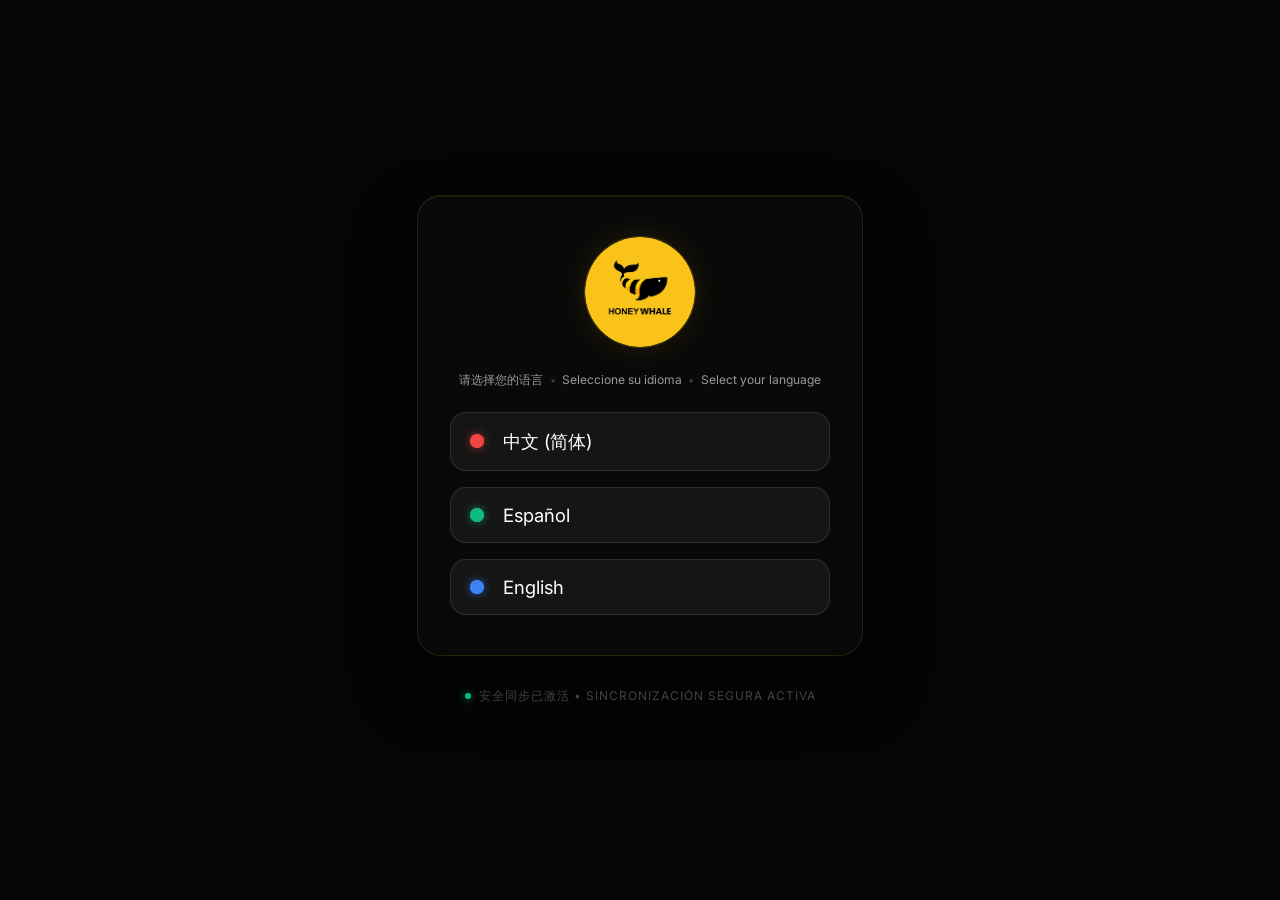
<file: index.html>
<!DOCTYPE html>
<html lang="es">
<head>
  <meta charset="UTF-8">
  <meta name="viewport" content="width=device-width, initial-scale=1.0">
  <title>Honey Whale - Proyecto Nexus</title>
  <link href="https://fonts.googleapis.com/css2?family=Inter:wght@400;700&display=swap" rel="stylesheet">
  <link rel="stylesheet" href="css/style.css">
</head>
<body>


  <div class="landing-wrapper animate-fade-in-up">
    <div class="landing-glass-card">
      <div class="logo-container">
        <img src="assets/logo-icon2.jpg" alt="Honey Whale Logo" class="landing-logo">
      </div>
      
      <div class="lang-instruction">
        <span class="nowrap">请选择您的语言</span>
        <span class="separator">•</span>
        <span class="nowrap">Seleccione su idioma</span>
        <span class="separator">•</span>
        <span class="nowrap">Select your language</span>
      </div>
      
      <div class="language-selector">
        <a href="presentation.html?lang=zh&v=3" class="lang-btn">
          <div class="lang-content">
            <div class="pulse-dot dot-zh"></div>
            <span class="lang-text">中文 (简体)</span>
          </div>
        </a>
        <a href="presentation.html?lang=es&v=3" class="lang-btn">
          <div class="lang-content">
            <div class="pulse-dot dot-es"></div>
            <span class="lang-text">Español</span>
          </div>
        </a>
        <a href="presentation.html?lang=en&v=3" class="lang-btn">
          <div class="lang-content">
            <div class="pulse-dot dot-en"></div>
            <span class="lang-text">English</span>
          </div>
        </a>
      </div>
    </div>
    
    <div class="corporate-footer animate-fade-in-up" style="animation-delay: 0.5s;">
      <span class="secure-dot"></span> 安全同步已激活 • Sincronización Segura Activa
    </div>
  </div>

  <div id="toast" class="toast-notification"></div>

  <script>
    document.addEventListener('DOMContentLoaded', () => {
      let tapCount = 0;
      let toastTimeout;
      const logo = document.querySelector('.logo-container');
      const toast = document.getElementById('toast');
      const langBtns = document.querySelectorAll('.lang-btn');

      function showToast(message, duration = 3000) {
        toast.textContent = message;
        toast.classList.add('show');
        clearTimeout(toastTimeout);
        toastTimeout = setTimeout(() => {
          toast.classList.remove('show');
        }, duration);
      }

      if (logo) {
        logo.addEventListener('click', () => {
          if (localStorage.getItem('hw_presenter') === 'true') return;
          
          tapCount++;
          if (tapCount >= 10 && tapCount < 15) {
            const remaining = 15 - tapCount;
            showToast(`Faltan ${remaining} toques para modo presentador...`);
          } else if (tapCount === 15) {
            localStorage.setItem('hw_presenter', 'true');
            showToast('✅ Modo Presentador Desbloqueado', 5000);
          }
        });
      }

      langBtns.forEach(btn => {
        btn.addEventListener('click', (e) => {
          if (localStorage.getItem('hw_presenter') === 'true') {
            e.preventDefault();
            const href = btn.getAttribute('href');
            window.location.href = href + '&role=master';
          }
        });
      });
    });
  </script>
</body>
</html>
</file>
<file: css/style.css>
:root {
  --brand-yellow: #FDCB09;
  --dark-bg: #050505;
  --glass-bg: rgba(17, 17, 17, 0.7);
  --glass-border: rgba(253, 203, 9, 0.15);
}

body {
  background-color: var(--dark-bg);
  color: #E0E0E0;
  font-family: 'Inter', 'SF Pro Display', sans-serif;
  margin: 0;
  padding: 0;
  -webkit-font-smoothing: antialiased;
  -moz-osx-font-smoothing: grayscale;
  text-rendering: optimizeLegibility;
}

/* Security / Sync Enforcement */
body.is-client .reveal {
  pointer-events: none !important;
  touch-action: none !important;
}

/* Video slide interactions */
body.video-slide .reveal {
  cursor: pointer !important;
}
body.video-slide .reveal .slide-background {
  cursor: pointer !important;
}

/* QR Code Display for Master on Desktop */
.desktop-master-qr {
  display: none;
  height: 33vh;
  border-radius: 8px;
  box-shadow: 0 4px 15px rgba(0,0,0,0.5);
  border: 1px solid rgba(253, 203, 9, 0.3);
}

@media (min-width: 768px) {
  body.is-master .desktop-master-qr {
    display: block;
  }
}

.play-icon-overlay {
  position: absolute;
  top: 50%;
  left: 50%;
  transform: translate(-50%, -50%);
  width: 120px;
  height: 120px;
  background: rgba(17, 17, 17, 0.7);
  border: 2px solid var(--brand-yellow);
  border-radius: 50%;
  display: flex;
  justify-content: center;
  align-items: center;
  color: var(--brand-yellow);
  box-shadow: 0 0 20px rgba(253, 203, 9, 0.4);
  animation: pulse-play 2s infinite;
  pointer-events: none;
  z-index: 100;
}
.play-icon-overlay svg {
  width: 60px;
  height: 60px;
  margin-left: 8px; /* Offset to visually center the play triangle */
}

@keyframes pulse-play {
  0% { box-shadow: 0 0 0 0 rgba(253, 203, 9, 0.7); }
  70% { box-shadow: 0 0 0 25px rgba(253, 203, 9, 0); }
  100% { box-shadow: 0 0 0 0 rgba(253, 203, 9, 0); }
}

/* Logos */
.logo-container {
  width: 110px;
  height: 110px;
  border-radius: 50%;
  background: rgba(253, 203, 9, 0.05);
  /* Suave fondo amarillo traslúcido */
  border: 1px solid rgba(253, 203, 9, 0.2);
  display: flex;
  justify-content: center;
  align-items: center;
  margin-bottom: 1.5rem;
  box-shadow: 0 0 30px rgba(253, 203, 9, 0.1), inset 0 0 20px rgba(253, 203, 9, 0.05);
  position: relative;
  overflow: hidden;
}

.logo-container::before {
  content: '';
  position: absolute;
  top: 0;
  left: -150%;
  width: 50%;
  height: 100%;
  background: linear-gradient(to right,
      rgba(255, 255, 255, 0) 0%,
      rgba(255, 255, 255, 0.4) 50%,
      rgba(255, 255, 255, 0) 100%);
  transform: skewX(-25deg);
  animation: shine 4s infinite;
  z-index: 10;
  pointer-events: none;
}

.landing-logo {
  width: 100%;
  height: 100%;
  object-fit: cover;
  border-radius: 50%;
}

.logo-watermark {
  position: absolute;
  top: 25px;
  right: 30px;
  width: 60px;
  height: 60px;
  border-radius: 50%;
  object-fit: cover;
  opacity: 0.8;
  z-index: 1000;
  pointer-events: none;
  filter: drop-shadow(0 0 10px rgba(0, 0, 0, 0.8));
}

h1,
h2,
h3,
h4,
h5,
h6 {
  text-transform: uppercase;
  font-weight: bold;
}

.highlight {
  color: var(--brand-yellow);
}

/* Premium Landing Page UI */
.landing-wrapper {
  display: flex;
  flex-direction: column;
  justify-content: center;
  align-items: center;
  min-height: 100vh;
  padding: 1.5rem;
  box-sizing: border-box;
}

.landing-glass-card {
  background: rgba(17, 17, 17, 0.45);
  backdrop-filter: blur(25px);
  -webkit-backdrop-filter: blur(25px);
  border: 1px solid rgba(253, 203, 9, 0.12);
  box-shadow: 0 30px 60px rgba(0, 0, 0, 0.7), inset 0 1px 0 rgba(255, 255, 255, 0.05);
  border-radius: 1.5rem;
  padding: 2.5rem 2rem;
  text-align: center;
  max-width: 380px;
  width: 88%;
  display: flex;
  flex-direction: column;
  align-items: center;
}

.landing-title {
  font-size: 2.2rem;
  margin-top: 0;
  margin-bottom: 0.2rem;
  letter-spacing: 1px;
}

.landing-subtitle {
  color: var(--text-secondary);
  font-size: 1.1rem;
  margin-top: 0;
  margin-bottom: 2rem;
  font-weight: 400;
  text-transform: none;
}

.lang-instruction {
  color: #999;
  font-size: 0.75rem;
  margin-bottom: 1.5rem;
  display: flex;
  flex-wrap: wrap;
  justify-content: center;
  align-items: center;
  gap: 0.4rem;
  line-height: 1.3;
}

.lang-instruction .nowrap {
  white-space: nowrap;
}

.lang-instruction .separator {
  color: rgba(255, 255, 255, 0.2);
  font-size: 0.7rem;
}

.language-selector {
  display: flex;
  flex-direction: column;
  gap: 1rem;
  width: 100%;
}

.lang-btn {
  background: rgba(255, 255, 255, 0.05);
  border: 1px solid rgba(255, 255, 255, 0.1);
  color: #fff;
  padding: 1rem 1.2rem;
  border-radius: 1rem;
  /* Botones más redondeados, amigables para táctil */
  cursor: pointer;
  font-size: 1.15rem;
  text-decoration: none;
  transition: all 0.2s ease;
  display: flex;
  align-items: center;
  justify-content: flex-start;
  width: 100%;
  box-sizing: border-box;
  position: relative;
}

.lang-btn:active {
  transform: scale(0.96);
  /* Efecto de toque para móvil */
  background: rgba(255, 255, 255, 0.08);
}

.lang-content {
  display: flex;
  align-items: center;
  gap: 1.2rem;
}

/* Puntitos con efecto de ola (Ripple) */
.pulse-dot {
  width: 14px;
  height: 14px;
  border-radius: 50%;
  position: relative;
}

.pulse-dot::after {
  content: '';
  position: absolute;
  top: 0;
  left: 0;
  right: 0;
  bottom: 0;
  border-radius: 50%;
  animation: ripple 2s infinite cubic-bezier(0.65, 0, 0.34, 1);
  z-index: -1;
}

.dot-es {
  background-color: #10B981;
  box-shadow: 0 0 10px rgba(16, 185, 129, 0.6);
}

/* Verde */
.dot-es::after {
  border: 2px solid #10B981;
}

.dot-en {
  background-color: #3B82F6;
  box-shadow: 0 0 10px rgba(59, 130, 246, 0.6);
}

/* Azul */
.dot-en::after {
  border: 2px solid #3B82F6;
}

.dot-zh {
  background-color: #EF4444;
  box-shadow: 0 0 10px rgba(239, 68, 68, 0.6);
}

/* Rojo */
.dot-zh::after {
  border: 2px solid #EF4444;
}

@keyframes ripple {
  0% {
    transform: scale(1);
    opacity: 0.8;
  }

  100% {
    transform: scale(2.8);
    opacity: 0;
  }
}

/* Glassmorphism utility para paneles de la presentación */
.glass-panel {
  background: var(--glass-bg);
  backdrop-filter: blur(12px);
  -webkit-backdrop-filter: blur(12px);
  border: 1px solid var(--glass-border);
  box-shadow: 0 8px 32px 0 rgba(0, 0, 0, 0.5);
  border-radius: 1rem;
  padding: 2.5rem;
}

/* Ajustes para Reveal.js */
.reveal .slides section {
  font-family: 'Inter', sans-serif;
}

.reveal h2 {
  color: #fff;
  font-family: 'Inter', sans-serif;
  text-transform: uppercase;
  font-weight: 700;
  margin-bottom: 1.5rem;
}

.reveal ul {
  list-style: none;
  padding: 0;
  margin: 0;
  display: flex;
  flex-direction: column;
  gap: 1rem;
  text-align: left;
}

.reveal li {
  color: #E0E0E0;
}

/* Hero Cover Slide */
.hero-section {
  width: 100%;
  height: 100vh;
  display: flex;
  flex-direction: column;
  justify-content: center;
  align-items: center;
  position: relative;
}

.hw-badge {
  position: absolute;
  top: 3rem;
  left: 3rem;
  background: rgba(17, 17, 17, 0.6);
  backdrop-filter: blur(15px);
  -webkit-backdrop-filter: blur(15px);
  border: 1px solid rgba(253, 203, 9, 0.4);
  padding: 0.4rem 1.2rem;
  border-radius: 2rem;
  font-size: 0.85rem;
  font-weight: 600;
  color: var(--brand-yellow);
  z-index: 20;
  box-shadow: 0 10px 30px rgba(0, 0, 0, 0.3);
  letter-spacing: 1px;
}

.hero-cover {
  text-align: center;
  width: 100%;
  max-width: 1200px;
  position: absolute;
  top: 50%;
  left: 50%;
  transform: translate(-50%, -50%);
  z-index: 10;
}

.hero-glow {
  position: absolute;
  top: 50%;
  left: 50%;
  transform: translate(-50%, -50%);
  width: 150%;
  height: 300px;
  background: radial-gradient(ellipse, rgba(253, 203, 9, 0.12) 0%, transparent 60%);
  z-index: -1;
  pointer-events: none;
}

.hero-title {
  font-size: 9rem !important;
  /* Slightly larger to ensure it dictates width */
  font-weight: 900;
  margin: 0 -12px 15px 0 !important;
  /* -12px right margin cancels out the trailing letter-spacing */
  line-height: 0.8 !important;
  /* Removes massive built-in font padding */
  background: linear-gradient(135deg, #fff 0%, #FDCB09 100%);
  -webkit-background-clip: text;
  -webkit-text-fill-color: transparent;
  text-transform: uppercase;
  letter-spacing: 12px;
}

.hero-lockup {
  display: inline-block;
  margin: 0 auto;
}

.hero-subtitle {
  font-size: 0.95rem;
  /* Tantito más pequeña */
  color: #aaa;
  letter-spacing: 0px;
  text-transform: uppercase;
  margin: 0;
  /* Gap handled by title's margin-bottom */
  width: 100%;
  text-align-last: justify;
  text-align: justify;
}

.logo-watermark {
  position: fixed;
  top: 1.5rem;
  right: 1.5rem;
  width: 50px;
  opacity: 0.5;
  z-index: 1000;
  border-radius: 50%;
  pointer-events: none;
  transition: opacity 0.5s ease;
}

.hide-watermark .logo-watermark {
  opacity: 0 !important;
}

.hero-presenters {
  position: absolute;
  bottom: 3rem;
  left: 3rem;
  display: flex;
  flex-direction: column;
  gap: 2rem;
  text-align: left;
}

.presenters-label {
  display: inline-block;
  background-color: var(--brand-yellow) !important;
  color: #111 !important;
  font-size: 0.75rem !important;
  font-weight: 800 !important;
  padding: 0.3rem 0.8rem !important;
  border-radius: 1rem !important;
  /* Pill shape */
  letter-spacing: 2px;
  margin-bottom: -1rem !important;
  width: fit-content;
}

.hero-presenter {
  position: relative;
  padding-left: 1.5rem;
}

.hero-presenter::before {
  content: "";
  position: absolute;
  left: 0;
  top: 0;
  height: 100%;
  width: 3px;
  background-color: var(--brand-yellow);
  border-radius: 2px;
}

.hero-presenter h3 {
  font-size: 1.05rem !important;
  font-weight: 600 !important;
  color: #fff !important;
  margin: 0 0 0.2rem 0 !important;
  text-transform: none !important;
}

.hero-presenter p {
  font-size: 0.9rem !important;
  color: #ccc !important;
  margin: 0 !important;
  font-weight: 300 !important;
}

/* Custom Slide Components */
.highlight-bar {
  width: 60px;
  height: 4px;
  background: var(--brand-yellow);
  border-radius: 2px;
  margin: 1rem auto 2.5rem;
  box-shadow: 0 0 10px rgba(253, 203, 9, 0.5);
}

/* TIMELINE AGENDA SECTION ACCENT */
.agenda-section {
  position: relative;
  width: 100%;
  height: 100%;
}

.agenda-section::before {
  content: '';
  position: absolute;
  left: 0;
  top: 0;
  bottom: 0;
  width: 80px;
  /* Thick gradient block on the far left */
  background: linear-gradient(180deg, var(--brand-yellow) 0%, #FFA000 50%, #FF6F00 100%);
  box-shadow: 5px 0 25px rgba(253, 203, 9, 0.4);
  z-index: 10;
}

/* TIMELINE AGENDA */
.timeline-container {
  width: 90%;
  max-width: 900px;
  margin: 0 auto;
  padding: 0 0 0 80px;
  /* Offset to clear the 80px left gradient bar */
  text-align: left;
  position: relative;
}

/* Giant Watermark Number */
.watermark-number {
  position: absolute;
  right: -10%;
  top: 50%;
  transform: translateY(-50%);
  font-size: 28rem;
  font-weight: 800;
  color: rgba(253, 203, 9, 0.02);
  z-index: 0;
  pointer-events: none;
  line-height: 1;
}

.agenda-badge {
  display: inline-block;
  background: var(--brand-yellow);
  color: #111;
  font-weight: 800;
  padding: 0.5rem 1.5rem;
  border-radius: 2rem;
  font-size: 0.9rem;
  letter-spacing: 3px;
  margin-bottom: 3rem;
  box-shadow: 0 4px 15px rgba(253, 203, 9, 0.4);
  position: relative;
  z-index: 5;
}

.timeline {
  display: flex;
  flex-direction: column;
  position: relative;
  gap: 3rem;
  z-index: 5;
  margin-top: 2.5rem;
}

/* Vertical line */
.timeline::before {
  content: '';
  position: absolute;
  top: 10px;
  bottom: 0;
  left: 60px;
  /* Aligned with the center of the dots */
  width: 1px;
  border-left: 2px dashed rgba(255, 255, 255, 0.15);
  /* Dashed line like the screenshot */
  z-index: 1;
}

.timeline-item {
  display: flex;
  align-items: center;
  /* Center items vertically */
  justify-content: flex-start;
  position: relative;
  width: 100%;
  z-index: 2;
}

/* Icon box on left */
.timeline-icon {
  width: 30px;
  height: 30px;
  display: flex;
  align-items: center;
  justify-content: center;
  margin-right: 20px;
  flex-shrink: 0;
}

.timeline-icon svg {
  width: 100%;
  height: 100%;
}

/* Center dot */
.timeline-dot {
  position: relative;
  width: 20px;
  height: 20px;
  border-radius: 50%;
  flex-shrink: 0;
  z-index: 3;
  margin-right: 30px;
}

/* The Ripple Effect */
.timeline-dot::after {
  content: '';
  position: absolute;
  top: 50%;
  left: 50%;
  width: 100%;
  height: 100%;
  background: inherit;
  border-radius: 50%;
  transform: translate(-50%, -50%);
  z-index: -1;
  animation: timeline-ripple 2s infinite cubic-bezier(0.16, 1, 0.3, 1);
}

@keyframes timeline-ripple {
  0% {
    transform: translate(-50%, -50%) scale(1);
    opacity: 0.8;
  }

  100% {
    transform: translate(-50%, -50%) scale(2.5);
    opacity: 0;
  }
}

/* Content on right */
.timeline-content {
  width: calc(100% - 60px);
  text-align: left;
  padding-left: 2rem;
  box-sizing: border-box;
}

.timeline-content h3 {
  font-size: 1.5rem;
  color: #fff;
  margin: 0 0 0.5rem 0;
  font-weight: 700;
  text-transform: none;
  /* Keep natural case */
  letter-spacing: 0.5px;
}

.timeline-content p {
  font-size: 1.1rem;
  color: rgba(255, 255, 255, 0.6);
  margin: 0;
  line-height: 1.4;
  font-weight: 400;
}

/* Color Modifiers */
.color-1 {
  color: #F472B6;
}

.timeline-dot.color-1 {
  background-color: #F472B6;
}

/* Pink */
.color-2 {
  color: #A855F7;
}

.timeline-dot.color-2 {
  background-color: #A855F7;
}

/* Purple */
.color-3 {
  color: #38BDF8;
}

.timeline-dot.color-3 {
  background-color: #38BDF8;
}

/* Cyan */
.color-4 {
  color: #3B82F6;
}

.timeline-dot.color-4 {
  background-color: #3B82F6;
}

/* Blue */
.color-5 {
  color: var(--brand-yellow);
}

.timeline-dot.color-5 {
  background-color: var(--brand-yellow);
}

/* Yellow */

.presenters-container {
  display: flex;
  flex-direction: column;
  gap: 2rem;
  margin-top: 3rem;
  text-align: left;
}

.presenter-card {
  background: rgba(255, 255, 255, 0.02);
  border-left: 3px solid rgba(253, 203, 9, 0.5);
  padding: 1.5rem 2rem;
  border-radius: 0 1rem 1rem 0;
  transition: all 0.3s ease;
}

.presenter-card:hover {
  background: rgba(253, 203, 9, 0.05);
  border-left-color: var(--brand-yellow);
}

.presenter-card h3 {
  margin: 0;
  color: #fff;
  font-size: 1.8rem;
  font-weight: 600;
}

.presenter-card p {
  margin: 0.5rem 0 0 0;
  color: #999;
  font-size: 1.2rem;
  font-weight: 300;
  letter-spacing: 1px;
}

.strategy-quote {
  background: rgba(253, 203, 9, 0.05);
  border-left: 4px solid var(--brand-yellow);
  padding: 2.5rem 3rem;
  border-radius: 0 1.5rem 1.5rem 0;
  text-align: left;
  box-shadow: 10px 10px 30px rgba(0, 0, 0, 0.4);
}

.strategy-quote p {
  font-size: 2rem !important;
  line-height: 1.7 !important;
  color: #E0E0E0;
  margin: 0;
  font-weight: 300;
}

/* Toast Notification (Presenter Unlock) */
.toast-notification {
  position: fixed;
  bottom: -100px;
  left: 50%;
  transform: translateX(-50%);
  background: rgba(17, 17, 17, 0.85);
  backdrop-filter: blur(15px);
  -webkit-backdrop-filter: blur(15px);
  border: 1px solid rgba(253, 203, 9, 0.3);
  color: #E0E0E0;
  padding: 0.8rem 1.5rem;
  border-radius: 2rem;
  font-size: 0.85rem;
  z-index: 1000;
  transition: bottom 0.4s cubic-bezier(0.16, 1, 0.3, 1);
  box-shadow: 0 10px 30px rgba(0, 0, 0, 0.5);
  pointer-events: none;
  white-space: nowrap;
}

.toast-notification.show {
  bottom: 5rem;
}

.glass-panel {
  background: rgba(17, 17, 17, 0.45);
  backdrop-filter: blur(25px);
  -webkit-backdrop-filter: blur(25px);
  border: 1px solid rgba(255, 255, 255, 0.08);
  box-shadow: 0 25px 50px rgba(0, 0, 0, 0.5), inset 0 1px 0 rgba(255, 255, 255, 0.05);
  border-radius: 1.5rem;
  padding: 3rem;
  width: 90%;
  max-width: 900px;
  margin: 0 auto;
  box-sizing: border-box;
}

@media (max-width: 768px) {
  .hw-badge {
    top: 1.5rem;
    left: 1.5rem;
    font-size: 0.9rem;
    padding: 0.5rem 1.2rem;
  }

  .glass-panel {
    padding: 1.5rem;
    width: 95%;
  }

  .presenter-card h3 {
    font-size: 1.3rem !important;
  }

  .presenter-card p {
    font-size: 1rem !important;
  }

  .agenda-item {
    font-size: 1.2rem !important;
    padding: 1rem 1.2rem !important;
  }

  .hero-title {
    font-size: clamp(2.5rem, 12vw, 4.5rem) !important;
    letter-spacing: 6px;
    margin: 0 -6px 8px 0 !important;
  }

  .hero-subtitle {
    font-size: clamp(0.55rem, 2.5vw, 0.75rem);
    letter-spacing: 0px;
    margin: 0;
  }

  .hero-presenters {
    bottom: 1.5rem;
    left: 1.5rem;
    gap: 1rem;
  }

  .hero-presenter {
    text-align: left;
    padding-left: 1rem;
  }

  .hero-presenter::before {
    display: block;
  }

  .hero-presenter h3 {
    font-size: 1.2rem !important;
  }

  .hero-presenter p {
    font-size: 1rem !important;
  }

  .presenters-label {
    font-size: 0.85rem !important;
    padding: 0.4rem 0.8rem !important;
    letter-spacing: 1px;
    margin-bottom: -0.2rem !important;
  }

  .logo-watermark {
    width: 35px;
  }
}

@media (max-width: 456px) {

  /* Mobile Stacked Layout */
  .hero-section {
    display: flex !important;
    flex-direction: column !important;
    justify-content: center !important;
    align-items: center !important;
    gap: 0 !important;
    /* Removed so we can set exact px margins */
  }

  .hero-cover,
  .hw-badge,
  .hero-presenters {
    position: relative !important;
    top: auto !important;
    bottom: auto !important;
    left: auto !important;
    right: auto !important;
    transform: none !important;
    text-align: center !important;
    align-self: center !important;
  }

  .hw-badge {
    width: max-content !important;
    /* Prevents stretching */
    margin: 0 auto 25px auto !important;
    /* Centrado absoluto y 25px de margen inferior */
    font-size: 1rem;
    padding: 0.5rem 1.4rem;
  }

  .hero-cover {
    margin: 0 auto 30px auto !important;
    /* Separación con los presentadores */
  }

  .hero-presenters {
    align-items: center !important;
    gap: 1.5rem !important;
    margin: 0 auto !important;
  }

  .hero-presenter {
    padding-left: 0 !important;
    text-align: center !important;
  }

  .hero-presenter::before {
    display: none !important;
  }

  .hero-title {
    font-size: 3.5rem !important;
    letter-spacing: 4px !important;
    margin-bottom: 0.5rem !important;
  }

  .hero-subtitle {
    font-size: 1rem !important;
    text-align: center !important;
    text-align-last: center !important;
    margin: 0 !important;
  }

  .presenters-label {
    margin-bottom: 0 !important;
  }

  .floating-lang-switcher {
    bottom: 1rem;
    right: 1rem;
  }
}

/* Floating Language Switcher in Presentation */
.floating-lang-switcher {
  position: fixed;
  bottom: 4.5rem;
  right: 1.5rem;
  z-index: 1000;
  background: rgba(17, 17, 17, 0.65);
  backdrop-filter: blur(15px);
  -webkit-backdrop-filter: blur(15px);
  border: 1px solid rgba(253, 203, 9, 0.3);
  border-radius: 2rem;
  display: flex;
  flex-direction: column;
  gap: 0;
  padding: 0;
  box-shadow: 0 10px 30px rgba(0, 0, 0, 0.5);
  overflow: hidden;
  max-height: 40px;
  transition: max-height 0.4s cubic-bezier(0.16, 1, 0.3, 1), background 0.3s ease;
  cursor: pointer;
}

.floating-lang-switcher.expanded {
  max-height: 150px;
  background: rgba(17, 17, 17, 0.85);
}

@media (hover: hover) {
  .floating-lang-switcher:hover {
    max-height: 150px;
    background: rgba(17, 17, 17, 0.85);
  }
}

.floating-lang-switcher a {
  color: #ccc;
  text-decoration: none;
  font-size: 0.8rem;
  font-weight: 700;
  padding: 0 1rem;
  height: 40px;
  min-height: 40px;
  display: flex;
  align-items: center;
  justify-content: center;
  transition: all 0.3s ease;
  order: 2;
  opacity: 0;
  pointer-events: none;
  transform: translateY(-5px);
}

.floating-lang-switcher a.active {
  order: 1;
  opacity: 1;
  pointer-events: auto;
  transform: translateY(0);
  background: var(--brand-yellow);
  color: #111;
}

.floating-lang-switcher.expanded a {
  opacity: 1;
  pointer-events: auto;
  transform: translateY(0);
}

@media (hover: hover) {
  .floating-lang-switcher:hover a {
    opacity: 1;
    pointer-events: auto;
    transform: translateY(0);
  }

  .floating-lang-switcher a:hover {
    background: rgba(255, 255, 255, 0.1);
    color: #fff;
  }

  .floating-lang-switcher a.active:hover {
    background: #e6b800;
    color: #000;
  }
}

/* Animaciones */
@keyframes fadeInUp {
  from {
    opacity: 0;
    transform: translateY(20px);
  }

  to {
    opacity: 1;
    transform: translateY(0);
  }
}

.animate-fade-in-up {
  animation: fadeInUp 0.6s cubic-bezier(0.16, 1, 0.3, 1) forwards;
  opacity: 0;
}

/* Ambient Glow Background */
.ambient-glow {
  position: fixed;
  top: 50%;
  left: 50%;
  transform: translate(-50%, -50%);
  width: 80vw;
  height: 80vw;
  max-width: 600px;
  max-height: 600px;
  background: radial-gradient(circle, rgba(253, 203, 9, 0.06) 0%, transparent 60%);
  z-index: -1;
  pointer-events: none;
  animation: pulse-glow 6s infinite alternate ease-in-out;
}

@keyframes pulse-glow {
  0% {
    transform: translate(-50%, -50%) scale(0.9);
    opacity: 0.6;
  }

  100% {
    transform: translate(-50%, -50%) scale(1.1);
    opacity: 1;
  }
}

/* Shine Animation for Logo */
@keyframes shine {
  0% {
    left: -150%;
  }

  15% {
    left: 200%;
  }

  100% {
    left: 200%;
  }

  /* Wait for the remaining 3.4s before repeating */
}

/* Corporate Footer */
.corporate-footer {
  margin-top: 2rem;
  width: 100%;
  text-align: center;
  color: rgba(255, 255, 255, 0.25);
  font-size: 0.75rem;
  letter-spacing: 1px;
  display: flex;
  justify-content: center;
  align-items: center;
  gap: 0.5rem;
  pointer-events: none;
  text-transform: uppercase;
}

.slide-header {
  margin-bottom: 2rem;
}

.two-column-layout {
  display: flex;
  gap: 2rem;
  align-items: stretch;
  text-align: left;
}

.two-column-layout .column {
  flex: 1;
  display: flex;
  flex-direction: column;
}

.chart-container {
  min-height: 400px;
  width: 100%;
}

@media (max-width: 768px) {
  .two-column-layout {
    flex-direction: column;
  }

  .chart-container {
    min-height: 250px;
  }
}

.secure-dot {
  width: 6px;
  height: 6px;
  background-color: #10B981;
  border-radius: 50%;
  box-shadow: 0 0 8px rgba(16, 185, 129, 0.8);
}

/* Architecture Diagram */
.arch-diagram {
  display: flex;
  justify-content: center;
  align-items: center;
  width: 100%;
  margin-top: 2rem;
  perspective: 1000px;
}

.arch-docker-wrapper {
  position: relative;
  border: 2px dashed rgba(56, 189, 248, 0.5);
  border-radius: 1.5rem;
  padding: 3.5rem 3rem 3rem 3rem;
  background: rgba(56, 189, 248, 0.02);
  box-shadow: 0 0 30px rgba(56, 189, 248, 0.05) inset;
  width: 80%;
  max-width: 600px;
  animation: docker-pulse 4s infinite ease-in-out;
}

@keyframes docker-pulse {

  0%,
  100% {
    border-color: rgba(56, 189, 248, 0.3);
    box-shadow: 0 0 30px rgba(56, 189, 248, 0.05) inset;
  }

  50% {
    border-color: rgba(56, 189, 248, 0.8);
    box-shadow: 0 0 40px rgba(56, 189, 248, 0.1) inset, 0 0 15px rgba(56, 189, 248, 0.15);
  }
}

.arch-docker-label {
  position: absolute;
  top: -1.2rem;
  left: 2rem;
  background: #111;
  padding: 0.2rem 1rem;
  border: 1px solid rgba(56, 189, 248, 0.4);
  border-radius: 2rem;
  color: #38BDF8;
  font-size: 0.9rem;
  display: flex;
  align-items: center;
  gap: 0.5rem;
  font-weight: 600;
  letter-spacing: 1px;
}

.arch-layers-stack {
  display: flex;
  flex-direction: column;
  gap: 1.2rem;
}

@keyframes data-flow {

  0%,
  100% {
    transform: translateY(0) scale(1);
    box-shadow: 0 0 0 transparent;
  }

  12% {
    transform: translateY(-4px) scale(1.02);
    box-shadow: 0 10px 25px var(--glow-color);
  }

  25% {
    transform: translateY(0) scale(1);
    box-shadow: 0 0 0 transparent;
  }
}

.arch-layer {
  padding: 1.2rem;
  border-radius: 0.8rem;
  text-align: center;
  font-weight: 600;
  font-size: 1.1rem;
  letter-spacing: 1px;
  color: #fff;
  border: 1px solid rgba(255, 255, 255, 0.1);
  backdrop-filter: blur(10px);
  -webkit-backdrop-filter: blur(10px);
  --glow-color: rgba(255, 255, 255, 0.2);
  animation: data-flow 4s infinite cubic-bezier(0.25, 0.8, 0.25, 1);
}

.arch-layer.access {
  background: linear-gradient(90deg, rgba(236, 72, 153, 0.2) 0%, rgba(236, 72, 153, 0.05) 100%);
  border-left: 4px solid #EC4899;
  /* Pink */
  --glow-color: rgba(236, 72, 153, 0.4);
  animation-delay: 0s;
}

.arch-layer.orchestration {
  background: linear-gradient(90deg, rgba(168, 85, 247, 0.2) 0%, rgba(168, 85, 247, 0.05) 100%);
  border-left: 4px solid #A855F7;
  /* Purple */
  --glow-color: rgba(168, 85, 247, 0.4);
  animation-delay: 1s;
}

.arch-layer.domain {
  background: linear-gradient(90deg, rgba(253, 203, 9, 0.2) 0%, rgba(253, 203, 9, 0.05) 100%);
  border-left: 4px solid var(--brand-yellow);
  /* Yellow */
  --glow-color: rgba(253, 203, 9, 0.4);
  animation-delay: 2s;
}

.arch-layer.persistence {
  background: linear-gradient(90deg, rgba(16, 185, 129, 0.2) 0%, rgba(16, 185, 129, 0.05) 100%);
  border-left: 4px solid #10B981;
  /* Green */
  --glow-color: rgba(16, 185, 129, 0.4);
  animation-delay: 3s;
}

/* Logistics Diagram */
.logistics-diagram {
  display: flex;
  flex-direction: column;
  align-items: center;
  justify-content: center;
  width: 100%;
  margin-top: 2rem;
  gap: 2rem;
}

.ai-brain-node {
  display: flex;
  flex-direction: column;
  align-items: center;
  background: rgba(168, 85, 247, 0.1);
  border: 1px solid rgba(168, 85, 247, 0.4);
  padding: 1rem 2rem;
  border-radius: 1rem;
  color: #A855F7;
  font-weight: 600;
  box-shadow: 0 0 20px rgba(168, 85, 247, 0.2);
  animation: brain-pulse 2s infinite alternate ease-in-out;
  position: relative;
}

.ai-brain-node::after {
  content: '';
  position: absolute;
  bottom: -2rem;
  left: 50%;
  transform: translateX(-50%);
  width: 2px;
  height: 2rem;
  background: dashed 1px rgba(168, 85, 247, 0.5);
  border-left: 2px dashed rgba(168, 85, 247, 0.5);
}

@keyframes brain-pulse {
  from {
    box-shadow: 0 0 15px rgba(168, 85, 247, 0.1);
    filter: brightness(1);
  }

  to {
    box-shadow: 0 0 35px rgba(168, 85, 247, 0.4);
    filter: brightness(1.3);
  }
}

.logistics-path-wrapper {
  display: flex;
  flex-direction: row;
  align-items: center;
  justify-content: space-between;
  width: 90%;
  max-width: 800px;
}

.logistics-node {
  display: flex;
  flex-direction: column;
  align-items: center;
  justify-content: center;
  width: 160px;
  height: 160px;
  border-radius: 1rem;
  background: rgba(255, 255, 255, 0.03);
  border: 1px solid rgba(255, 255, 255, 0.1);
  backdrop-filter: blur(10px);
  -webkit-backdrop-filter: blur(10px);
  color: #fff;
  font-weight: 600;
  font-size: 0.9rem;
  text-align: center;
}

.logistics-node.cdmx {
  border-color: rgba(236, 72, 153, 0.3);
  box-shadow: 0 0 20px rgba(236, 72, 153, 0.1);
  color: #EC4899;
}

.logistics-node.jalisco {
  border-color: var(--brand-yellow);
  box-shadow: 0 0 20px rgba(253, 203, 9, 0.1);
  color: var(--brand-yellow);
}

.logistics-flow {
  flex: 1;
  height: 80px;
  position: relative;
  margin: 0 1rem;
  display: flex;
  align-items: center;
  justify-content: center;
}

.flow-line {
  position: absolute;
  top: 50%;
  left: 0;
  width: 100%;
  height: 2px;
  background: repeating-linear-gradient(90deg, rgba(255, 255, 255, 0.2) 0, rgba(255, 255, 255, 0.2) 10px, transparent 10px, transparent 20px);
  transform: translateY(-50%);
}

.flow-packet {
  position: absolute;
  top: 50%;
  left: 0;
  width: 12px;
  height: 12px;
  background: var(--brand-yellow);
  border-radius: 50%;
  transform: translateY(-50%);
  box-shadow: 0 0 15px var(--brand-yellow);
  animation: move-packet 2.1s linear infinite;
}

@keyframes move-packet {
  0% {
    left: 0%;
    opacity: 0;
  }

  10% {
    opacity: 1;
  }

  90% {
    opacity: 1;
  }

  100% {
    left: 100%;
    opacity: 0;
  }
}

.flow-label {
  position: absolute;
  top: -10px;
  font-size: 0.85rem;
  color: rgba(255, 255, 255, 0.6);
  letter-spacing: 2px;
  text-transform: uppercase;
  background: #111;
  padding: 0 10px;
}

/* YOLO Computer Vision Diagram */
.yolo-diagram {
  display: flex;
  flex-direction: column;
  align-items: center;
  justify-content: center;
  width: 100%;
  margin-top: 1rem;
  gap: 2rem;
}

.yolo-camera {
  display: flex;
  flex-direction: column;
  align-items: center;
  color: #38BDF8;
  position: relative;
  animation: cam-scan 4s infinite alternate ease-in-out;
}

.yolo-camera::after {
  content: '';
  position: absolute;
  top: 100%;
  left: 50%;
  transform: translateX(-50%);
  border-left: 200px solid transparent;
  border-right: 200px solid transparent;
  border-bottom: 250px solid rgba(56, 189, 248, 0.05);
  pointer-events: none;
}

@keyframes cam-scan {
  0% {
    transform: translateY(0) rotate(-5deg);
  }

  100% {
    transform: translateY(0) rotate(5deg);
  }
}

.yolo-floor {
  display: flex;
  flex-direction: row;
  align-items: center;
  justify-content: center;
  width: 100%;
  max-width: 800px;
  min-height: 300px;
  padding: 2rem;
  border: 1px solid rgba(255, 255, 255, 0.05);
  background: rgba(0, 0, 0, 0.2);
  border-radius: 1rem;
  position: relative;
  overflow: hidden;
}

.main-interaction {
  display: flex;
  flex-direction: row;
  align-items: center;
  justify-content: space-around;
  width: 100%;
  z-index: 5;
}

.yolo-bbox.bg {
  position: absolute;
  z-index: 1;
}

.yolo-bbox {
  width: 140px;
  height: 220px;
  position: relative;
  display: flex;
  background: rgba(255, 255, 255, 0.02);
}

.bbox-corner {
  position: absolute;
  width: 20px;
  height: 20px;
  border-color: inherit;
}

.bbox-corner.tl {
  top: 0;
  left: 0;
  border-top: 3px solid;
  border-left: 3px solid;
}

.bbox-corner.tr {
  top: 0;
  right: 0;
  border-top: 3px solid;
  border-right: 3px solid;
}

.bbox-corner.bl {
  bottom: 0;
  left: 0;
  border-bottom: 3px solid;
  border-left: 3px solid;
}

.bbox-corner.br {
  bottom: 0;
  right: 0;
  border-bottom: 3px solid;
  border-right: 3px solid;
}

.yolo-bbox.client {
  color: #EC4899;
  border-color: #EC4899;
}

.yolo-bbox.seller {
  color: #10B981;
  border-color: #10B981;
}

.yolo-bbox.main-subject.client {
  animation: float-slight 3s infinite alternate ease-in-out;
}

.yolo-bbox.main-subject.seller {
  animation: float-slight 4s infinite alternate ease-in-out;
}

@keyframes float-slight {
  0% {
    transform: translateY(0px) translateX(0px);
  }

  100% {
    transform: translateY(-5px) translateX(5px);
  }
}

.yolo-label {
  padding: 0.2rem 0.8rem;
  font-size: 0.8rem;
  font-weight: bold;
  border-radius: 2px;
  position: absolute;
  top: -12px;
  left: 10px;
  white-space: nowrap;
  z-index: 10;
}

.yolo-bbox.client .yolo-label {
  background: #EC4899;
  color: #fff;
}

.yolo-bbox.seller .yolo-label {
  background: #10B981;
  color: #fff;
}

.yolo-connection {
  display: flex;
  flex-direction: column;
  align-items: center;
  gap: 1rem;
  position: relative;
}

.yolo-connection::before {
  content: '';
  position: absolute;
  top: 50%;
  left: -80px;
  right: -80px;
  height: 2px;
  background: dashed 2px rgba(255, 255, 255, 0.2);
  z-index: 0;
}

.yolo-timer-box,
.yolo-alert-box {
  background: #111;
  border: 1px solid rgba(255, 255, 255, 0.2);
  padding: 0.5rem 1rem;
  border-radius: 0.5rem;
  font-family: monospace;
  font-size: 1rem;
  z-index: 1;
}

.yolo-timer-box {
  color: var(--brand-yellow);
  border-color: var(--brand-yellow);
}

.yolo-alert-box {
  color: #EF4444;
  border-color: #EF4444;
  background: rgba(239, 68, 68, 0.1);
  animation: alert-flash 1s infinite alternate;
  font-weight: bold;
}

@keyframes alert-flash {
  from {
    opacity: 0.5;
    box-shadow: 0 0 0 transparent;
  }

  to {
    opacity: 1;
    box-shadow: 0 0 20px rgba(239, 68, 68, 0.5);
  }
}

/* Funnel Diagram UI */
.funnel-container {
  display: flex;
  flex-direction: row;
  align-items: center;
  justify-content: space-between;
  width: 100%;
  margin-top: 2rem;
  background: rgba(255, 255, 255, 0.02);
  border: 1px solid rgba(255, 255, 255, 0.05);
  border-radius: 1.5rem;
  padding: 3rem 2rem;
  box-shadow: inset 0 0 20px rgba(0, 0, 0, 0.5);
}

.funnel-node {
  display: flex;
  flex-direction: column;
  align-items: center;
  gap: 1rem;
  width: 120px;
  text-align: center;
  font-size: 0.9rem;
  font-weight: 600;
  color: rgba(255, 255, 255, 0.8);
  transition: transform 0.3s ease;
}

.funnel-node:hover {
  transform: translateY(-5px);
  color: #fff;
}

.funnel-node svg {
  color: #38BDF8;
  filter: drop-shadow(0 0 8px rgba(56, 189, 248, 0.5));
}

.funnel-node.highlight svg {
  color: var(--brand-yellow);
  filter: drop-shadow(0 0 12px var(--brand-yellow));
}

.funnel-node.highlight {
  color: var(--brand-yellow);
}

.funnel-arrow {
  flex: 1;
  height: 2px;
  background: rgba(255, 255, 255, 0.1);
  position: relative;
  margin: 0 1rem;
}

.funnel-arrow .pulse-line {
  position: absolute;
  top: -1px;
  left: 0;
  height: 4px;
  width: 20%;
  background: #38BDF8;
  box-shadow: 0 0 10px #38BDF8;
  border-radius: 2px;
  animation: flow-right 2s linear infinite;
}

@keyframes flow-right {
  0% {
    left: 0;
    opacity: 0;
  }

  10% {
    opacity: 1;
  }

  90% {
    opacity: 1;
  }

  100% {
    left: 80%;
    opacity: 0;
  }
}

@keyframes flow-down {
  0% {
    top: 0;
    opacity: 0;
  }

  10% {
    opacity: 1;
  }

  90% {
    opacity: 1;
  }

  100% {
    top: 80%;
    opacity: 0;
  }
}

/* Dashboard UI */
.dashboard-ui {
  display: flex;
  flex-direction: row;
  width: 100%;
  gap: 2rem;
  margin-top: 1rem;
  align-items: stretch;
}

.dashboard-main {
  flex: 1;
  display: flex;
  flex-direction: column;
  gap: 1.5rem;
}

.kpi-row {
  display: flex;
  flex-direction: row;
  gap: 1.5rem;
  width: 100%;
}

.kpi-card {
  flex: 1;
  background: rgba(255, 255, 255, 0.03);
  border: 1px solid rgba(255, 255, 255, 0.05);
  border-radius: 1rem;
  padding: 1.2rem;
  display: flex;
  flex-direction: column;
  gap: 0.5rem;
  backdrop-filter: blur(10px);
}

.kpi-label {
  font-size: 0.75rem;
  color: rgba(255, 255, 255, 0.6);
  text-transform: uppercase;
  letter-spacing: 1px;
  white-space: nowrap;
}

.kpi-value {
  font-size: 1.5rem;
  font-weight: 700;
  color: #fff;
  white-space: nowrap;
}

.kpi-trend {
  font-size: 0.8rem;
  font-weight: 600;
  white-space: nowrap;
}

.kpi-trend.positive {
  color: #10B981;
}

.kpi-trend.negative {
  color: #EF4444;
}

.kpi-trend.neutral {
  color: rgba(255, 255, 255, 0.4);
}

.kpi-value.positive {
  color: #10B981;
  text-shadow: 0 0 10px rgba(16, 185, 129, 0.3);
}

.dashboard-chart-box {
  flex: 1;
  background: rgba(255, 255, 255, 0.02);
  border: 1px solid rgba(255, 255, 255, 0.05);
  border-radius: 1rem;
  padding: 2rem;
  position: relative;
  min-height: 200px;
  display: flex;
  align-items: flex-end;
}

.bar-chart-mock {
  display: flex;
  flex-direction: row;
  align-items: flex-end;
  justify-content: space-around;
  width: 100%;
  height: 100%;
  gap: 1rem;
}

.bar-chart-mock .bar {
  flex: 1;
  background: rgba(255, 255, 255, 0.1);
  border-radius: 4px 4px 0 0;
  transition: height 1s ease;
  animation: grow-bar 2s ease-out forwards;
  transform-origin: bottom;
}

@keyframes grow-bar {
  from {
    transform: scaleY(0);
  }

  to {
    transform: scaleY(1);
  }
}

.spline-mock {
  position: absolute;
  bottom: 2rem;
  left: 2rem;
  width: calc(100% - 4rem);
  height: calc(100% - 4rem);
  pointer-events: none;
}

.dashboard-sidebar {
  width: 320px;
  background: linear-gradient(180deg, rgba(168, 85, 247, 0.1) 0%, rgba(0, 0, 0, 0.2) 100%);
  border: 1px solid rgba(168, 85, 247, 0.3);
  border-radius: 1rem;
  padding: 1.5rem;
  display: flex;
  flex-direction: column;
  gap: 1.5rem;
  box-shadow: inset 0 0 20px rgba(168, 85, 247, 0.05);
}

.ai-copilot-header {
  display: flex;
  align-items: center;
  color: #A855F7;
  font-weight: bold;
  font-size: 1.2rem;
  text-transform: uppercase;
  letter-spacing: 2px;
  border-bottom: 1px solid rgba(168, 85, 247, 0.2);
  padding-bottom: 1rem;
}

.ai-panel {
  background: rgba(0, 0, 0, 0.3);
  border-radius: 0.5rem;
  padding: 1rem;
  border: 1px solid rgba(255, 255, 255, 0.05);
}

.ai-panel-title {
  font-size: 0.8rem;
  color: rgba(255, 255, 255, 0.6);
  margin-bottom: 0.5rem;
  white-space: nowrap;
}

.proj-box {
  display: flex;
  justify-content: space-between;
  align-items: center;
}

.proj-label {
  font-weight: 600;
  font-size: 1.2rem;
  white-space: nowrap;
}

.proj-trend.down {
  color: #EF4444;
  background: rgba(239, 68, 68, 0.2);
  padding: 0.2rem 0.5rem;
  border-radius: 0.25rem;
  font-size: 0.8rem;
}

.ai-alert-card {
  background: rgba(239, 68, 68, 0.1);
  border: 1px solid #EF4444;
  border-radius: 0.5rem;
  padding: 1rem;
  display: flex;
  align-items: center;
  gap: 1rem;
  animation: alert-flash 1.5s infinite alternate;
}

.alert-icon {
  width: 30px;
  height: 30px;
  background: #EF4444;
  color: #fff;
  border-radius: 50%;
  display: flex;
  align-items: center;
  justify-content: center;
  font-weight: bold;
  font-size: 1.2rem;
  flex-shrink: 0;
}

.alert-text {
  color: #EF4444;
  font-weight: 600;
  font-size: 0.9rem;
  line-height: 1.2;
}

@keyframes flow-left {
  0% {
    right: 0;
    opacity: 0;
  }

  10% {
    opacity: 1;
  }

  90% {
    opacity: 1;
  }

  100% {
    right: 70%;
    opacity: 0;
  }
}

@keyframes return-dot-path-top {
  0% {
    top: -2px;
    right: -4px;
    opacity: 0;
  }

  10% {
    top: -2px;
    right: -4px;
    opacity: 1;
  }

  40% {
    top: -2px;
    right: 26px;
    opacity: 1;
  }

  50% {
    top: 56px;
    right: 26px;
    opacity: 1;
  }

  90% {
    top: 56px;
    right: 50px;
    opacity: 1;
  }

  100% {
    top: 56px;
    right: 50px;
    opacity: 0;
  }
}

@keyframes return-dot-path-mid {
  0% {
    top: 56px;
    right: -4px;
    opacity: 0;
  }

  10% {
    top: 56px;
    right: -4px;
    opacity: 1;
  }

  90% {
    top: 56px;
    right: 50px;
    opacity: 1;
  }

  100% {
    top: 56px;
    right: 50px;
    opacity: 0;
  }
}

@keyframes return-dot-path-bot {
  0% {
    bottom: -2px;
    right: -4px;
    opacity: 0;
  }

  10% {
    bottom: -2px;
    right: -4px;
    opacity: 1;
  }

  40% {
    bottom: -2px;
    right: 26px;
    opacity: 1;
  }

  50% {
    bottom: 56px;
    right: 26px;
    opacity: 1;
  }

  90% {
    bottom: 56px;
    right: 50px;
    opacity: 1;
  }

  100% {
    bottom: 56px;
    right: 50px;
    opacity: 0;
  }
}

/* Triage Diagram */
.triage-diagram {
  display: flex;
  flex-direction: row;
  align-items: center;
  justify-content: center;
  gap: 2rem;
  width: 100%;
  margin-top: 3rem;
  background: rgba(255, 255, 255, 0.02);
  border: 1px solid rgba(255, 255, 255, 0.05);
  border-radius: 1.5rem;
  padding: 3rem 2rem;
  box-shadow: inset 0 0 20px rgba(0, 0, 0, 0.5);
  position: relative;
}

.triage-input {
  display: flex;
  flex-direction: column;
  align-items: center;
  gap: 1rem;
  color: #fff;
  font-weight: 600;
}

.triage-input svg {
  filter: drop-shadow(0 0 10px rgba(37, 211, 102, 0.5));
}

.triage-bidir {
  display: flex;
  flex-direction: column;
  gap: 10px;
  width: 60px;
}

.flow-forward,
.flow-backward {
  height: 2px;
  width: 100%;
  background: rgba(255, 255, 255, 0.1);
  position: relative;
}

.flow-forward .pulse-right {
  position: absolute;
  top: -1px;
  left: 0;
  width: 30%;
  height: 4px;
  background: #38BDF8;
  box-shadow: 0 0 10px #38BDF8;
  border-radius: 2px;
  animation: flow-right 1.5s linear infinite;
}

.flow-backward .pulse-left {
  position: absolute;
  top: -1px;
  right: 0;
  width: 30%;
  height: 4px;
  background: #A855F7;
  box-shadow: 0 0 10px #A855F7;
  border-radius: 2px;
  animation: flow-left 1.5s linear infinite;
}

.triage-ai {
  position: relative;
  display: flex;
  flex-direction: column;
  align-items: center;
  gap: 1rem;
  color: #A855F7;
  font-weight: bold;
}

.triage-ai-core {
  display: flex;
  flex-direction: column;
  align-items: center;
  gap: 0.5rem;
}

.triage-timer {
  background: rgba(168, 85, 247, 0.2);
  border: 1px solid #A855F7;
  padding: 0.2rem 0.6rem;
  border-radius: 20px;
  font-size: 0.65rem;
  color: #fff;
  display: flex;
  align-items: center;
  gap: 0.3rem;
  white-space: nowrap;
  margin-top: 0.2rem;
}

.triage-ai-core svg {
  filter: drop-shadow(0 0 15px rgba(168, 85, 247, 0.8));
}

.chat-bubble {
  position: absolute;
  top: -60px;
  left: 50%;
  transform: translateX(-50%);
  background: rgba(255, 255, 255, 0.1);
  backdrop-filter: blur(10px);
  border: 1px solid rgba(255, 255, 255, 0.2);
  padding: 0.8rem 1rem;
  border-radius: 1rem;
  font-size: 0.8rem;
  color: #fff;
  white-space: nowrap;
  font-weight: 400;
  border-bottom-left-radius: 0;
  box-shadow: 0 10px 20px rgba(0, 0, 0, 0.3);
}

.triage-fork-bidir {
  width: 30px;
  height: 120px;
  border: 4px solid #A855F7;
  border-left: none;
  position: relative;
}

.triage-fork-bidir::before {
  content: '';
  position: absolute;
  top: 50%;
  left: -20px;
  width: 20px;
  height: 4px;
  background: #A855F7;
  transform: translateY(-50%);
}

.return-dot {
  position: absolute;
  width: 8px;
  height: 8px;
  background: #38BDF8;
  border-radius: 50%;
  box-shadow: 0 0 10px #38BDF8;
  opacity: 0;
  z-index: 2;
}

.return-dot.top {
  animation: return-dot-path-top 2.5s linear infinite;
}

.return-dot.mid {
  animation: return-dot-path-mid 2.5s linear infinite 0.8s;
}

.return-dot.bot {
  animation: return-dot-path-bot 2.5s linear infinite 1.6s;
}

.triage-outputs {
  display: flex;
  flex-direction: column;
  justify-content: space-between;
  height: 180px;
  width: 160px;
}

.branch {
  background: rgba(255, 255, 255, 0.05);
  border: 1px solid rgba(255, 255, 255, 0.1);
  padding: 0.8rem;
  border-radius: 0.8rem;
  display: flex;
  align-items: center;
  gap: 0.5rem;
  font-size: 0.85rem;
  font-weight: 600;
  color: rgba(255, 255, 255, 0.7);
  transition: all 0.3s;
}

.branch:hover {
  background: rgba(255, 255, 255, 0.1);
  color: #fff;
  border-color: #38BDF8;
  box-shadow: 0 0 15px rgba(56, 189, 248, 0.3);
  transform: translateX(5px);
}

.branch:hover .branch-icon svg {
  color: #38BDF8;
  filter: drop-shadow(0 0 5px #38BDF8);
}

/* Super-App Diagram */
.superapp-container {
  display: flex;
  flex-direction: row;
  align-items: center;
  justify-content: center;
  gap: 2rem;
  margin-top: 1rem;
}

.phone-mockup {
  width: 180px;
  height: 360px;
  background: #1e1e24;
  border-radius: 24px;
  border: 4px solid #333;
  box-shadow: 0 10px 30px rgba(0, 0, 0, 0.5);
  position: relative;
  overflow: hidden;
}

.phone-notch {
  position: absolute;
  top: 0;
  left: 50%;
  transform: translateX(-50%);
  width: 80px;
  height: 15px;
  background: #333;
  border-bottom-left-radius: 10px;
  border-bottom-right-radius: 10px;
  z-index: 10;
}

.phone-screen {
  padding: 2rem 1rem;
  display: flex;
  flex-direction: column;
  gap: 1rem;
  height: 100%;
}

.app-header {
  font-size: 1rem;
  font-weight: bold;
  text-align: center;
  color: #fff;
}

.app-km {
  display: flex;
  justify-content: center;
  align-items: center;
  position: relative;
  margin: 1rem 0;
}

.km-ring {
  width: 80px;
  height: 80px;
  border-radius: 50%;
  border: 4px solid #3b82f6;
  border-top-color: transparent;
  animation: spin-slow 4s linear infinite;
}

.km-text {
  position: absolute;
  font-size: 0.8rem;
  font-weight: bold;
  color: #60a5fa;
}

.app-push-notification {
  background: rgba(255, 255, 255, 0.1);
  border-radius: 8px;
  padding: 0.5rem;
  display: flex;
  gap: 0.5rem;
  align-items: center;
  animation: slide-down-push 3s cubic-bezier(0.18, 0.89, 0.32, 1.28) infinite alternate;
}

@keyframes spin-slow {
  100% {
    transform: rotate(360deg);
  }
}

@keyframes slide-down-push {
  0% {
    transform: translateY(-20px);
    opacity: 0;
  }

  20%,
  100% {
    transform: translateY(0);
    opacity: 1;
  }
}

.push-icon {
  font-size: 1rem;
}

.push-content {
  display: flex;
  flex-direction: column;
}

.push-title {
  font-size: 0.6rem;
  font-weight: bold;
  color: #ef4444;
}

.push-desc {
  font-size: 0.45rem;
  color: #ccc;
}

.app-btn {
  background: #3b82f6;
  color: #fff;
  padding: 0.5rem;
  border-radius: 8px;
  text-align: center;
  font-size: 0.7rem;
  font-weight: bold;
  position: absolute;
  bottom: 25px;
  left: 10px;
  right: 10px;
  width: auto;
  animation: pulse-click 3s infinite;
}

@keyframes pulse-click {

  0%,
  80% {
    transform: scale(1);
    background: #3b82f6;
    box-shadow: 0 0 0 transparent;
  }

  90% {
    transform: scale(0.95);
    background: #2563eb;
    box-shadow: 0 0 10px #3b82f6;
  }

  100% {
    transform: scale(1);
    background: #3b82f6;
    box-shadow: 0 0 0 transparent;
  }
}

.app-flow-arrow {
  width: 100px;
  height: 2px;
  background: rgba(255, 255, 255, 0.2);
  position: relative;
}

.erp-node {
  background: rgba(255, 255, 255, 0.05);
  border: 1px solid rgba(255, 255, 255, 0.1);
  border-radius: 12px;
  padding: 1.5rem;
  display: flex;
  flex-direction: column;
  align-items: center;
  gap: 0.8rem;
  width: 160px;
}

.erp-title {
  font-size: 1rem;
  font-weight: bold;
  color: #fff;
}

.erp-status {
  background: rgba(239, 68, 68, 0.2);
  border: 1px solid #ef4444;
  color: #ef4444;
  padding: 0.3rem 0.6rem;
  border-radius: 4px;
  font-size: 0.7rem;
  font-weight: bold;
}

.lock-pulse {
  animation: lock-blink 1.5s infinite;
}

@keyframes lock-blink {

  0%,
  100% {
    opacity: 1;
    box-shadow: 0 0 10px rgba(239, 68, 68, 0.5);
  }

  50% {
    opacity: 0.6;
    box-shadow: 0 0 0px rgba(239, 68, 68, 0);
  }
}

/* Conclusion Slide */
.pillars-container {
  display: flex;
  justify-content: center;
  gap: 1.5rem;
  margin-top: 1rem;
}

.pillar-card {
  background: rgba(255, 255, 255, 0.05);
  border: 1px solid rgba(255, 255, 255, 0.1);
  border-radius: 16px;
  padding: 1rem;
  width: 220px;
  text-align: center;
  display: flex;
  flex-direction: column;
  align-items: center;
  gap: 0.5rem;
  transition: transform 0.3s ease, box-shadow 0.3s ease;
  position: relative;
  overflow: hidden;
}

.pillar-card::before {
  content: '';
  position: absolute;
  top: -50%;
  left: -50%;
  width: 200%;
  height: 200%;
  background: radial-gradient(circle, rgba(234, 179, 8, 0.15) 0%, transparent 60%);
  animation: rotate-glow 10s linear infinite;
  z-index: 0;
}

@keyframes rotate-glow {
  100% {
    transform: rotate(360deg);
  }
}

.pillar-card>* {
  position: relative;
  z-index: 1;
}

.pillar-card:hover {
  transform: translateY(-10px);
  box-shadow: 0 10px 30px rgba(234, 179, 8, 0.3);
  border-color: rgba(234, 179, 8, 0.5);
}

.pillar-icon {
  color: #facc15;
  filter: drop-shadow(0 0 10px rgba(234, 179, 8, 0.5));
}

.pillar-title {
  color: #fff !important;
  font-size: 1.05rem !important;
  font-weight: bold !important;
  margin: 0 !important;
  line-height: 1.2 !important;
  text-transform: none !important;
}

.pillar-desc {
  color: #94a3b8 !important;
  font-size: 0.75rem !important;
  margin: 0 !important;
}

.conclusion-message {
  margin-top: 2rem;
  font-size: 1.25rem;
  color: #facc15;
  font-weight: bold;
  text-align: center;
  text-transform: uppercase;
  letter-spacing: 2px;
  text-shadow: 0 0 15px rgba(234, 179, 8, 0.5);
}

/* Mobile Agenda Layout */
@media (max-width: 768px) {
  .agenda-section::before {
    display: none !important;
  }

  .timeline-container {
    padding: 0 1rem !important;
    text-align: center !important;
  }

  .agenda-badge {
    margin: 1rem auto 1rem auto !important;
    display: inline-block !important;
  }

  .timeline {
    gap: 2.5rem !important;
    /* Increased gap to utilize vertical space */
  }

  .timeline::before {
    display: none !important;
  }

  .timeline-item {
    flex-direction: column !important;
    align-items: center !important;
    justify-content: center !important;
    gap: 0.5rem !important;
  }

  .timeline-icon {
    margin: 0 0 0.25rem 0 !important;
    width: 32px !important;
    height: 32px !important;
  }

  .timeline-dot {
    display: none !important;
  }

  .timeline-content {
    width: 100% !important;
    padding-left: 0 !important;
    text-align: center !important;
  }

  .timeline-content h3 {
    font-size: 1.25rem !important;
    margin-bottom: 0.15rem !important;
  }

  .timeline-content p {
    font-size: 0.95rem !important;
  }

  .watermark-number {
    font-size: 12rem !important;
    right: 50% !important;
    transform: translate(50%, -50%) !important;
    top: 50% !important;
  }

  /* Architecture Diagram Mobile */
  .arch-diagram {
    margin-top: 1rem !important;
  }

  .arch-docker-wrapper {
    padding: 2.5rem 1.5rem 1.5rem 1.5rem !important;
    width: 95% !important;
    border-radius: 1rem !important;
  }

  .arch-docker-label {
    top: -1rem !important;
    left: 1rem !important;
    font-size: 0.8rem !important;
    padding: 0.15rem 0.8rem !important;
  }

  .arch-layers-stack {
    gap: 0.6rem !important;
  }

  /* Logistics Diagram Mobile */
  .logistics-path-wrapper {
    width: 100% !important;
  }

  .logistics-node {
    width: 90px !important;
    height: 90px !important;
    font-size: 0.65rem !important;
  }

  .logistics-node svg {
    width: 24px !important;
    height: 24px !important;
  }

  .logistics-flow {
    margin: 0 0.5rem !important;
  }

  .flow-label {
    font-size: 0.6rem !important;
    top: -20px !important;
    padding: 0 5px !important;
  }

  .yolo-diagram {
    margin-top: 0.5rem !important;
  }

  .yolo-floor {
    padding: 1rem 0 !important;
  }

  .yolo-camera div {
    font-size: 1.2rem !important;
    margin-top: 0.5rem !important;
  }

  .yolo-bbox.bg {
    display: none !important;
  }

  .yolo-bbox {
    width: 100px !important;
    height: 140px !important;
  }

  .yolo-label {
    font-size: 0.6rem !important;
    padding: 0.15rem 0.4rem !important;
    top: -10px !important;
    left: 5px !important;
  }

  .yolo-timer-box,
  .yolo-alert-box {
    font-size: 0.65rem !important;
    padding: 0.2rem 0.4rem !important;
  }

  .yolo-connection {
    gap: 0.5rem !important;
  }

  .yolo-connection::before {
    left: -20px !important;
    right: -20px !important;
  }

  /* Dashboard UI Mobile */
  .dashboard-ui {
    flex-direction: column !important;
    gap: 0.8rem !important;
    margin-top: 0.5rem !important;
    box-sizing: border-box !important;
  }

  .kpi-row {
    flex-direction: row !important;
    flex-wrap: wrap !important;
    justify-content: center !important;
    gap: 0.5rem !important;
  }

  .kpi-card {
    padding: 0.6rem !important;
    gap: 0.3rem !important;
  }

  .kpi-label {
    font-size: 0.65rem !important;
    white-space: nowrap !important;
  }

  .kpi-value {
    font-size: 1.1rem !important;
    white-space: nowrap !important;
  }

  .kpi-trend {
    font-size: 0.6rem !important;
    white-space: nowrap !important;
  }

  .dashboard-chart-box {
    padding: 0.8rem !important;
    height: 120px !important;
    min-height: 120px !important;
    box-sizing: border-box !important;
  }

  .spline-mock {
    bottom: 0.5rem !important;
    left: 1rem !important;
    width: calc(100% - 2rem) !important;
    height: calc(100% - 1rem) !important;
  }

  .dashboard-sidebar {
    width: 100% !important;
    padding: 0.8rem !important;
    gap: 0.5rem !important;
    box-sizing: border-box !important;
  }

  .ai-copilot-header {
    font-size: 1.1rem !important;
    padding-bottom: 0.6rem !important;
  }

  .ai-panel {
    padding: 1rem !important;
  }

  .ai-panel-title {
    font-size: 0.75rem !important;
  }

  .proj-label {
    font-size: 1rem !important;
  }

  .proj-trend {
    font-size: 0.85rem !important;
  }

  .ai-alert-card {
    padding: 0.4rem !important;
    gap: 0.4rem !important;
  }

  .alert-text {
    font-size: 0.65rem !important;
  }

  .alert-icon {
    width: 20px !important;
    height: 20px !important;
    font-size: 0.8rem !important;
  }

  /* Funnel UI Mobile */
  .funnel-container {
    flex-direction: column !important;
    padding: 0.5rem !important;
    gap: 0.2rem !important;
    margin-top: 0.5rem !important;
    box-sizing: border-box !important;
    align-items: center !important;
  }

  .funnel-node {
    gap: 0.2rem !important;
    font-size: 1rem !important;
    font-weight: bold !important;
  }

  .funnel-node svg {
    width: 40px !important;
    height: 40px !important;
  }

  .funnel-arrow {
    flex: none !important;
    width: 3px !important;
    height: 25px !important;
    margin: 0.2rem 0 !important;
    background: rgba(255, 255, 255, 0.2) !important;
  }

  .funnel-arrow .pulse-line {
    width: 7px !important;
    height: 15px !important;
    top: 0 !important;
    left: -2px !important;
    animation: flow-down 1.5s linear infinite !important;
  }

  /* Triage Mobile */
  .triage-diagram {
    flex-direction: column !important;
    align-items: center !important;
    padding: 1rem !important;
    gap: 1.5rem !important;
    margin-top: 1rem !important;
    box-sizing: border-box !important;
  }

  .triage-input {
    gap: 0.5rem !important;
    font-size: 1.5rem !important;
    font-weight: bold !important;
  }

  .triage-input svg {
    width: 60px !important;
    height: 60px !important;
  }

  .triage-bidir {
    flex-direction: row !important;
    width: 40px !important;
    height: 40px !important;
    gap: 15px !important;
  }

  .flow-forward,
  .flow-backward {
    width: 2px !important;
    height: 100% !important;
  }

  .flow-forward .pulse-right {
    top: 0 !important;
    left: -1px !important;
    width: 4px !important;
    height: 30% !important;
    animation: flow-down 1.5s linear infinite !important;
  }

  .flow-backward .pulse-left {
    bottom: 0 !important;
    right: -1px !important;
    width: 4px !important;
    height: 30% !important;
    animation: flow-up 1.5s linear infinite !important;
    top: auto !important;
  }

  .triage-ai {
    gap: 0.5rem !important;
  }

  .triage-ai-core svg {
    width: 55px !important;
    height: 55px !important;
  }

  .triage-ai-core span {
    font-size: 1.5rem !important;
    font-weight: bold !important;
  }

  .triage-timer {
    margin-top: -2px !important;
    transform: scale(0.75) !important;
  }

  .chat-bubble {
    display: none !important;
  }

  .triage-fork-bidir {
    margin-top: 35px !important;
    width: 280px !important;
    height: 15px !important;
    border-width: 3px !important;
    border-bottom: none !important;
    border-top: 3px solid #A855F7 !important;
  }

  .triage-fork-bidir::before {
    top: -35px !important;
    height: 35px !important;
    width: 3px !important;
    left: 50% !important;
    transform: translateX(-50%) !important;
  }

  .triage-outputs {
    flex-direction: row !important;
    height: auto !important;
    width: 100% !important;
    justify-content: center !important;
    gap: 1rem !important;
    margin-top: -5px !important;
  }

  .branch {
    flex-direction: column !important;
    padding: 0.6rem !important;
    font-size: 0.85rem !important;
    text-align: center !important;
    width: 80px !important;
    gap: 0.4rem !important;
  }

  .branch svg {
    width: 24px !important;
    height: 24px !important;
  }

  .return-dot.top {
    animation: return-dot-path-top-mob 2.5s linear infinite;
  }

  .return-dot.mid {
    animation: return-dot-path-mid-mob 2.5s linear infinite 0.8s;
  }

  .return-dot.bot {
    animation: return-dot-path-bot-mob 2.5s linear infinite 1.6s;
  }

  /* Super-App Mobile */
  .superapp-container {
    flex-direction: column !important;
    gap: 0.5rem !important;
  }

  .app-flow-arrow {
    width: 2px !important;
    height: 25px !important;
  }

  .phone-mockup {
    width: 140px !important;
    height: 240px !important;
  }

  .phone-screen {
    padding: 1.5rem 0.5rem 0.5rem 0.5rem !important;
  }

  .app-km {
    margin: 0 !important;
  }

  .km-ring {
    width: 50px !important;
    height: 50px !important;
  }

  .km-text {
    font-size: 0.55rem !important;
  }

  .app-push-notification {
    padding: 0.3rem !important;
    margin-top: -5px !important;
  }

  .push-title {
    font-size: 0.5rem !important;
  }

  .push-desc {
    font-size: 0.35rem !important;
  }

  .app-btn {
    font-size: 0.6rem !important;
    padding: 0.4rem !important;
    margin: 0 !important;
    position: absolute !important;
    bottom: 20px !important;
    left: 10px !important;
    right: 10px !important;
    width: auto !important;
  }

  .erp-node {
    width: 130px !important;
    padding: 0.6rem !important;
    gap: 0.3rem !important;
  }

  .erp-title {
    font-size: 0.8rem !important;
  }

  .erp-status {
    font-size: 0.5rem !important;
    padding: 0.2rem 0.4rem !important;
  }

  /* Conclusion Mobile */
  .agenda-badge {
    margin-bottom: 2.5rem !important;
  }

  .pillars-container {
    flex-direction: column !important;
    gap: 0.4rem !important;
  }

  .pillar-card {
    width: 100% !important;
    padding: 0.6rem !important;
    gap: 0.2rem !important;
  }

  .pillar-icon svg {
    width: 28px !important;
    height: 28px !important;
  }

  .pillar-title {
    font-size: 0.85rem !important;
  }

  .pillar-desc {
    font-size: 0.6rem !important;
  }

  .conclusion-message {
    margin-top: 1rem !important;
    font-size: 0.9rem !important;
  }
}

@keyframes flow-up {
  0% {
    bottom: 0;
    opacity: 0;
  }

  10% {
    opacity: 1;
  }

  90% {
    opacity: 1;
  }

  100% {
    bottom: 70%;
    opacity: 0;
  }
}

@keyframes return-dot-path-top-mob {
  0% {
    top: -4px;
    left: -2px;
    opacity: 0;
  }

  10% {
    top: -4px;
    left: -2px;
    opacity: 1;
  }

  40% {
    top: -4px;
    left: 76px;
    opacity: 1;
  }

  50% {
    top: -26px;
    left: 76px;
    opacity: 1;
  }

  90% {
    top: -26px;
    left: 76px;
    opacity: 1;
  }

  100% {
    top: -26px;
    left: 76px;
    opacity: 0;
  }
}

@keyframes return-dot-path-mid-mob {
  0% {
    top: -26px;
    left: 76px;
    opacity: 0;
  }

  10% {
    top: -26px;
    left: 76px;
    opacity: 1;
  }

  90% {
    top: -26px;
    left: 76px;
    opacity: 1;
  }

  100% {
    top: -26px;
    left: 76px;
    opacity: 0;
  }
}

@keyframes return-dot-path-bot-mob {
  0% {
    top: -4px;
    right: -2px;
    opacity: 0;
  }

  10% {
    top: -4px;
    right: -2px;
    opacity: 1;
  }

  40% {
    top: -4px;
    right: 76px;
    opacity: 1;
  }

  50% {
    top: -26px;
    right: 76px;
    opacity: 1;
  }

  90% {
    top: -26px;
    right: 76px;
    opacity: 1;
  }

  100% {
    top: -26px;
    right: 76px;
    opacity: 0;
  }
}
</file>
